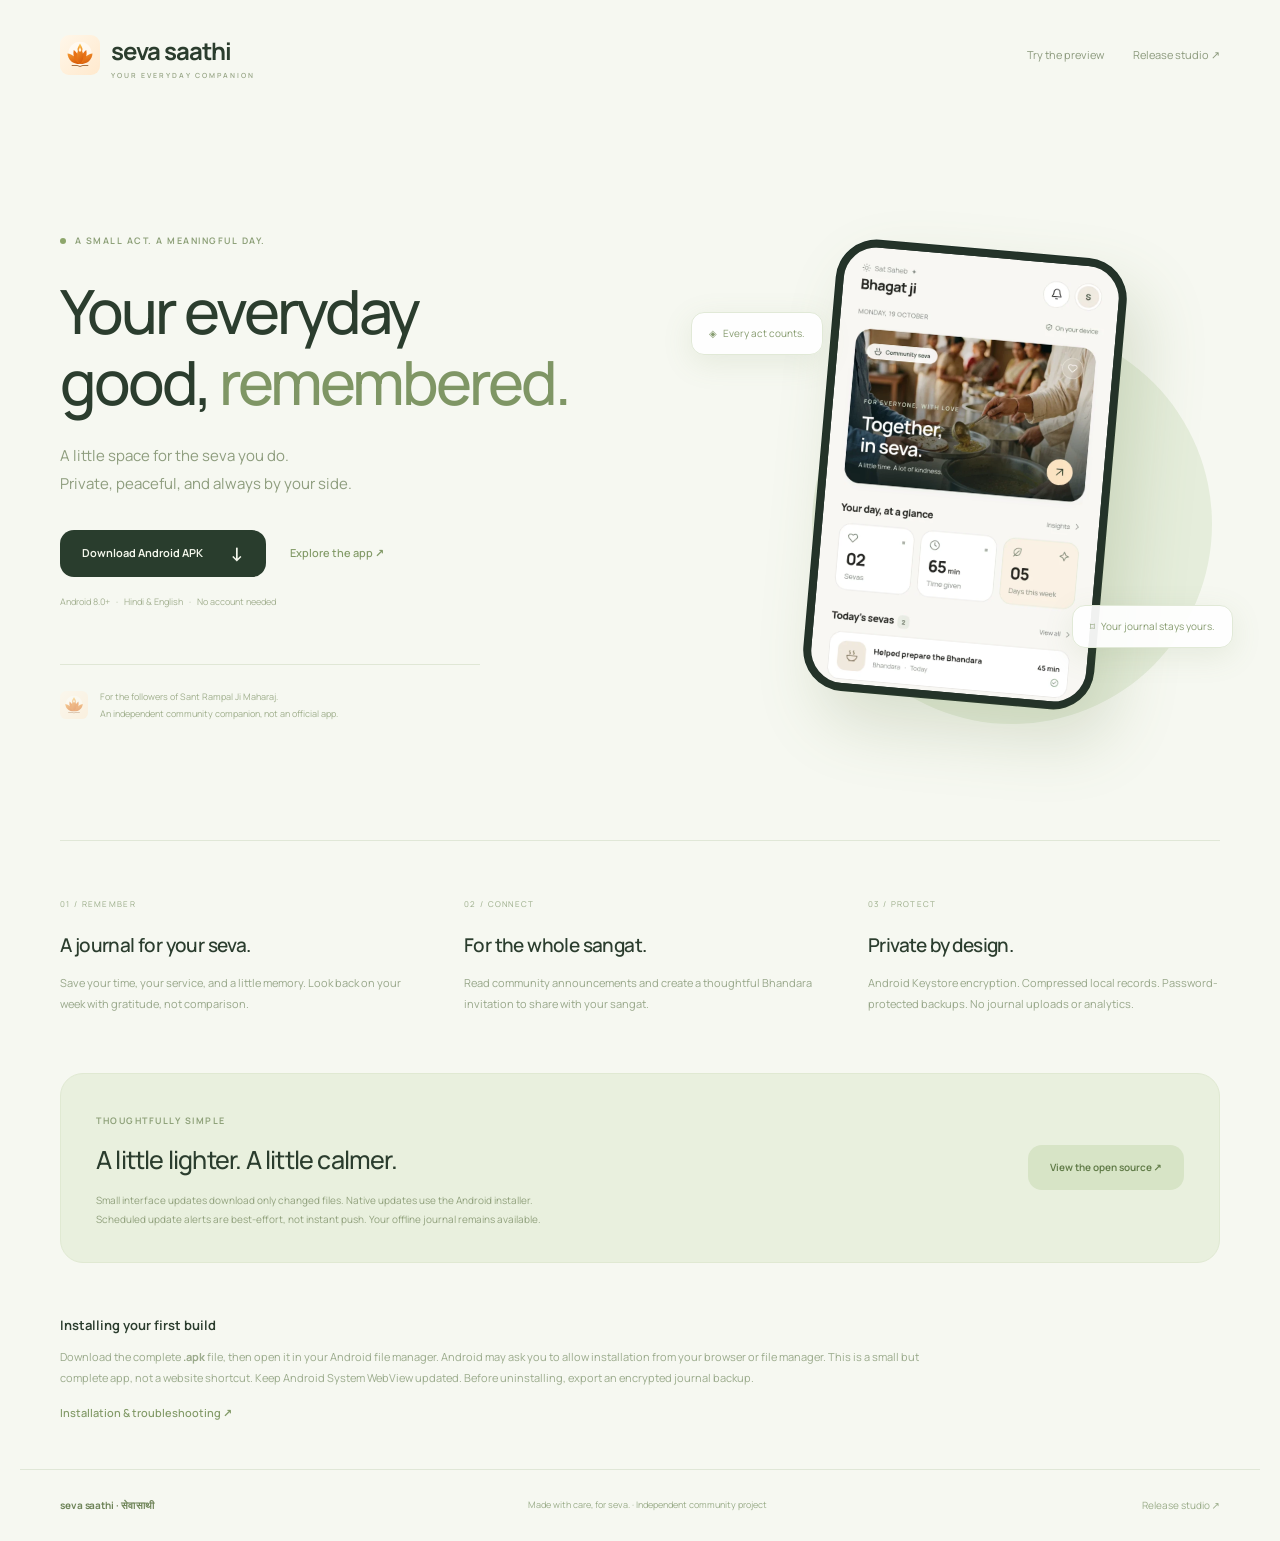
<file: docs/index.html>
<!doctype html><html lang="en"><head><meta charset="utf-8"><meta name="viewport" content="width=device-width,initial-scale=1"><meta name="description" content="A private, offline-first seva journal for the followers of Sant Rampal Ji Maharaj. An independent community app."><meta name="theme-color" content="#edf1e6"><title>Seva Saathi · Your everyday good, remembered.</title><link rel="icon" href="assets/logo.svg"><link rel="stylesheet" href="assets/site.css"></head><body><header><a class="logo" href="./"><img src="assets/logo.svg" alt=""><span>seva saathi<small>YOUR EVERYDAY COMPANION</small></span></a><nav><a href="app/">Try the preview</a><a href="admin/">Release studio ↗</a></nav></header><main><section class="hero"><div class="hero-copy"><span class="eyebrow"><i></i> A SMALL ACT. A MEANINGFUL DAY.</span><h1>Your everyday<br>good, <em>remembered.</em></h1><p>A little space for the seva you do.<br>Private, peaceful, and always by your side.</p><div class="actions"><a class="button" href="https://github.com/glitchyapi/seva-saathi-pro/releases/latest/download/Seva-Saathi.apk">Download Android APK <span>↓</span></a><a class="text-link" href="app/">Explore the app ↗</a></div><div class="requirements">Android 8.0+ &nbsp; · &nbsp; Hindi & English &nbsp; · &nbsp; No account needed</div><div class="hero-note"><img src="assets/logo.svg" alt=""><p>For the followers of Sant Rampal Ji Maharaj.<br>An independent community companion, not an official app.</p></div></div><div class="phone-area"><div class="orbit"></div><div class="small-bubble top">◈ &nbsp; Every act counts.</div><div class="phone"><img src="assets/app-preview.webp" alt="Seva Saathi interface preview with clearly labelled sample seva entries"></div><div class="small-bubble bottom">⌑ &nbsp; Your journal stays yours.</div></div></section><section class="features"><article><span class="number">01 / REMEMBER</span><h2>A journal for your seva.</h2><p>Save your time, your service, and a little memory. Look back on your week with gratitude, not comparison.</p></article><article><span class="number">02 / CONNECT</span><h2>For the whole sangat.</h2><p>Read community announcements and create a thoughtful Bhandara invitation to share with your sangat.</p></article><article><span class="number">03 / PROTECT</span><h2>Private by design.</h2><p>Android Keystore encryption. Compressed local records. Password-protected backups. No journal uploads or analytics.</p></article></section><section class="soft-banner"><div><span class="eyebrow">THOUGHTFULLY SIMPLE</span><h2>A little lighter. A little calmer.</h2><p>Small interface updates download only changed files. Native updates use the Android installer.<br>Scheduled update alerts are best-effort, not instant push. Your offline journal remains available.</p></div><a class="button secondary" href="https://github.com/glitchyapi/seva-saathi-pro" target="_blank" rel="noopener noreferrer">View the open source ↗</a></section><section class="install-note"><h3>Installing your first build</h3><p>Download the complete <b>.apk</b> file, then open it in your Android file manager. Android may ask you to allow installation from your browser or file manager. This is a small but complete app, not a website shortcut. Keep Android System WebView updated. Before uninstalling, export an encrypted journal backup.</p><a class="text-link" href="https://github.com/glitchyapi/seva-saathi-pro/blob/main/INSTALL.md">Installation & troubleshooting ↗</a></section></main><footer><span>seva saathi · सेवा साथी</span><p>Made with care, for seva. · Independent community project</p><a href="admin/">Release studio ↗</a></footer></body></html>
</file>
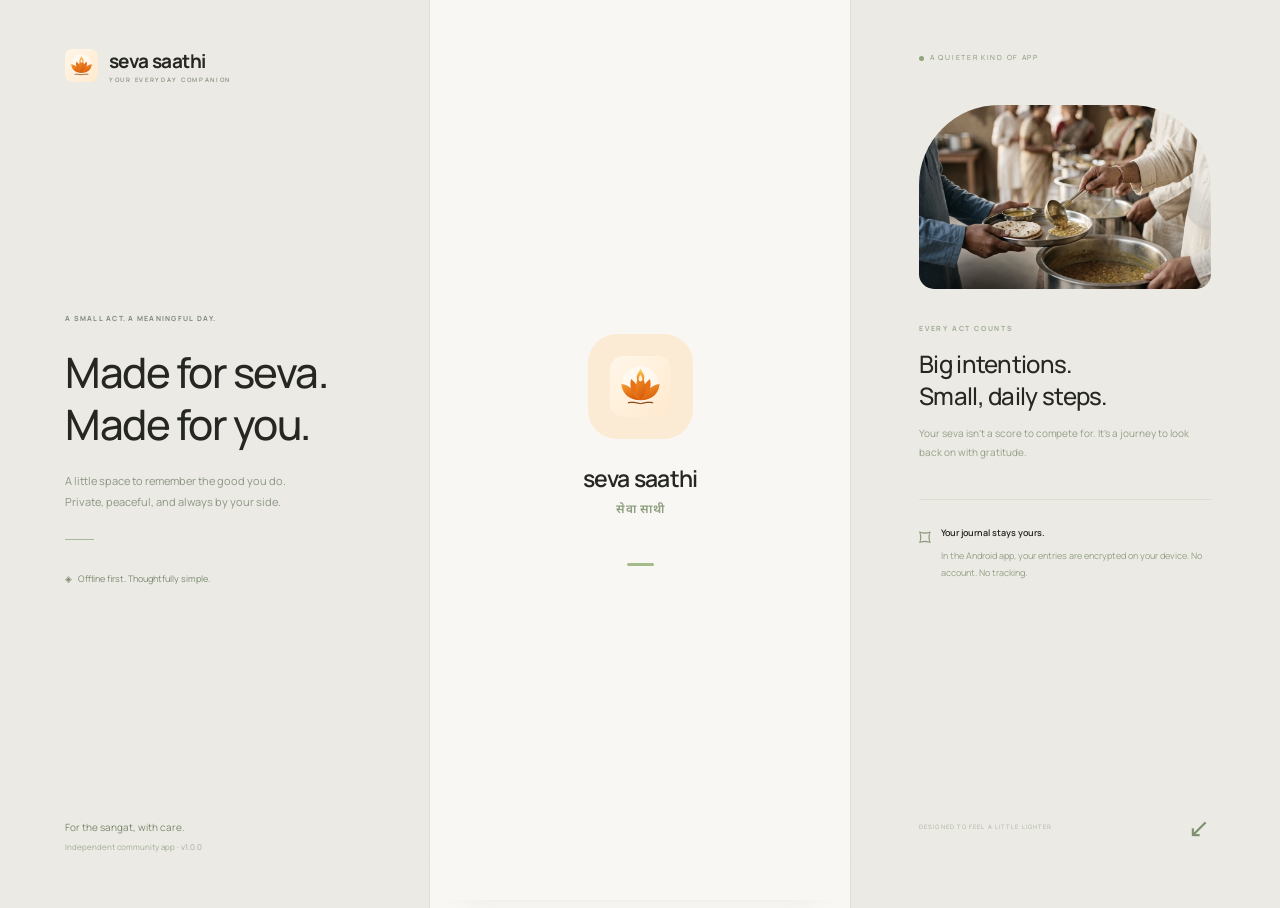
<file: web/index.html>
<!doctype html>
<html lang="en">
<head>
<meta charset="utf-8">
<meta name="viewport" content="width=device-width,initial-scale=1,maximum-scale=5,viewport-fit=cover">
<meta name="theme-color" content="#f8f9f6">
<meta name="description" content="Seva Saathi — a private, offline-first daily seva journal and Bhandara companion.">
<meta http-equiv="Content-Security-Policy" content="default-src 'none'; script-src 'self'; style-src 'self'; img-src 'self' data: blob:; font-src 'self'; connect-src 'none'; media-src 'none'; frame-src 'none'; object-src 'none'; base-uri 'none'; form-action 'none'">
<title>Seva Saathi · Your everyday companion</title>
<link rel="icon" href="assets/logo.svg" type="image/svg+xml">
<link rel="stylesheet" href="app.css">
<script src="i18n.js" defer></script>
<script src="app.js" defer></script>
</head>
<body>
<div id="splash" class="splash" aria-hidden="true"><div class="splash-mark"><img src="assets/logo.svg" alt=""></div><strong>seva saathi<span>सेवा साथी</span></strong><div class="splash-line"></div></div>
<div class="desktop-brand"><a href="#today" class="wordmark"><img src="assets/logo.svg" alt="">seva saathi<span>YOUR EVERYDAY COMPANION</span></a><div class="desktop-intro"><span class="eyebrow">A SMALL ACT. A MEANINGFUL DAY.</span><h1>Made for seva.<br>Made for you.</h1><p>A little space to remember the good you do. Private, peaceful, and always by your side.</p><div class="brand-rule"></div><span class="native-feature">◈ &nbsp; Offline first. Thoughtfully simple.</span></div><div class="desktop-bottom">For the sangat, with care.<span>Independent community app · v1.0.0</span></div></div>
<div class="app-shell">
<div id="preview-banner" class="preview-banner" hidden><span>Interactive preview · sample entries</span><button id="clear-preview" type="button">Start fresh <span aria-hidden="true">↗</span></button></div>
<header id="app-header"></header>
<main id="main" tabindex="-1"></main>
<nav id="navigation" class="bottom-nav" aria-label="Main navigation"></nav>
<div id="toast" class="toast" role="status" aria-live="polite"></div>
</div>
<aside class="desktop-aside"><div class="aside-top"><span class="tiny-dot"></span> A QUIETER KIND OF APP</div><img class="aside-photo" src="assets/bhandara.webp" alt="Illustrative community kitchen scene"><div class="aside-note"><span class="eyebrow">EVERY ACT COUNTS</span><h2>Big intentions.<br>Small, daily steps.</h2><p>Your seva isn't a score to compete for. It's a journey to look back on with gratitude.</p></div><div class="aside-privacy"><span class="privacy-symbol">⌑</span><div><strong>Your journal stays yours.</strong><p>In the Android app, your entries are encrypted on your device. No account. No tracking.</p></div></div><div class="aside-legend">DESIGNED TO FEEL A LITTLE LIGHTER <span>↙</span></div></aside>
<dialog id="sheet" class="sheet"><div class="sheet-handle" aria-hidden="true"></div><div id="sheet-content"></div></dialog>
<input type="file" id="restore-file" accept=".seva,application/json" hidden>
</body>
</html>
</file>
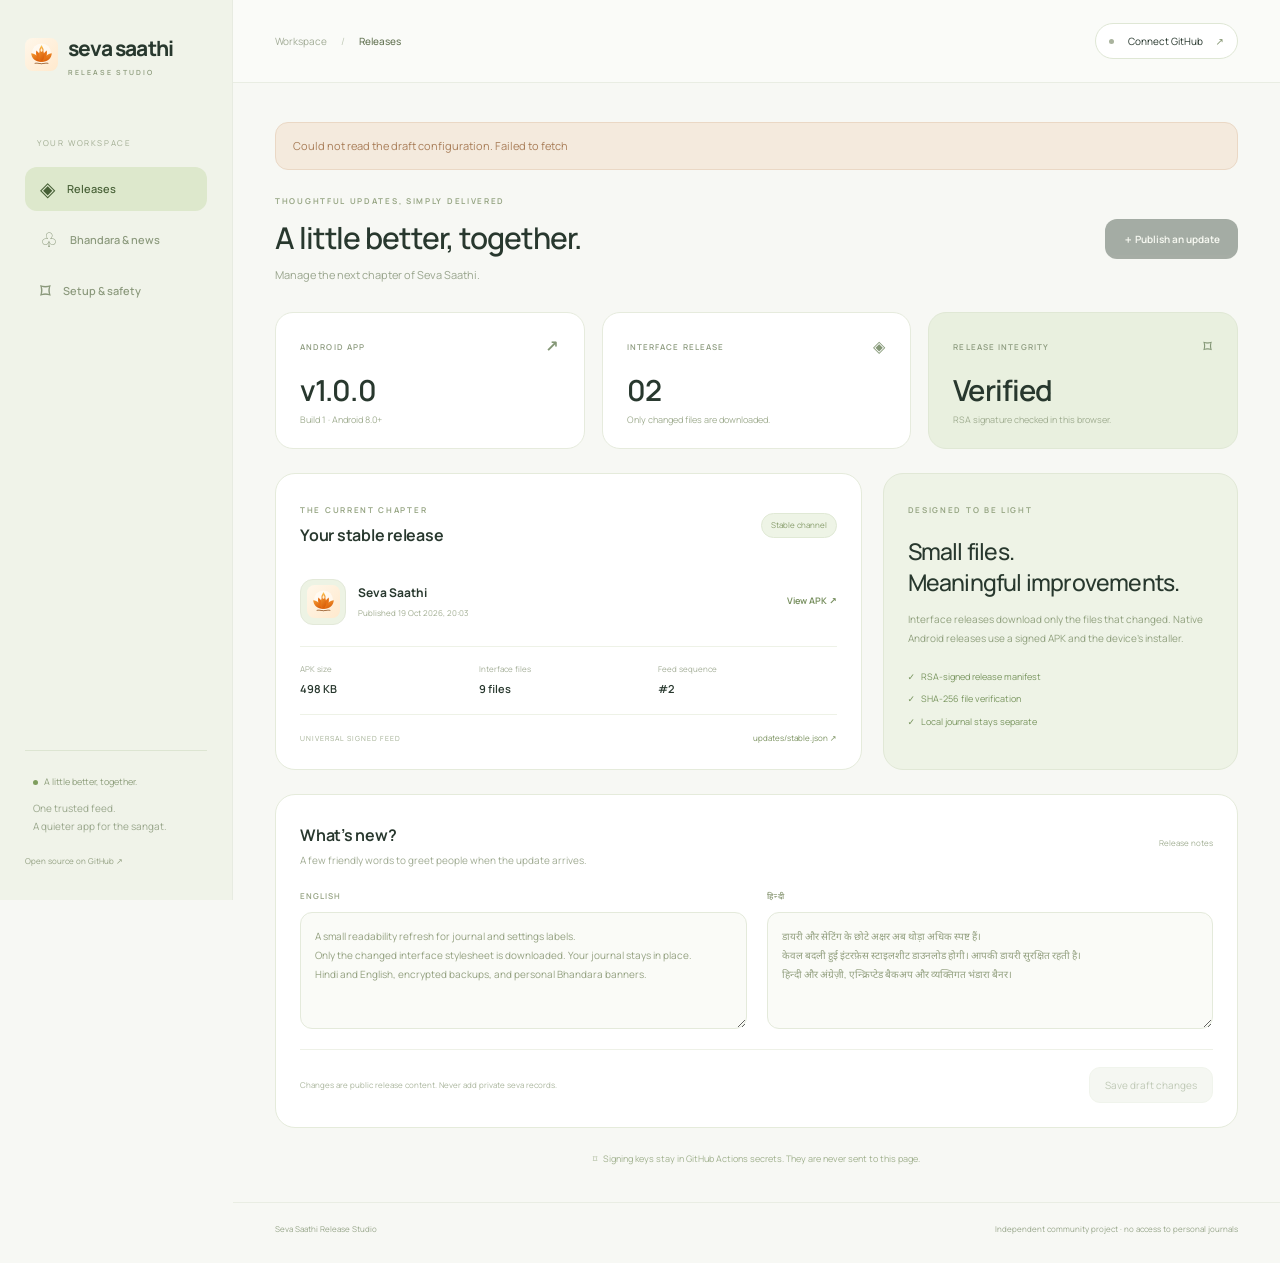
<file: docs/admin/index.html>
<!doctype html><html lang="en"><head><meta charset="utf-8"><meta name="viewport" content="width=device-width,initial-scale=1"><meta name="theme-color" content="#f4f6ef"><meta http-equiv="Content-Security-Policy" content="default-src 'none'; script-src 'self'; style-src 'self'; font-src 'self'; img-src 'self' data:; connect-src 'self' https://api.github.com https://raw.githubusercontent.com; object-src 'none'; frame-src 'none'; base-uri 'none'; form-action 'none'"><title>Seva Saathi · Release studio</title><link rel="icon" href="../assets/logo.svg"><link rel="stylesheet" href="admin.css"><script src="admin.js" defer></script></head><body><aside class="sidebar"><a class="brand" href="../"><img src="../assets/logo.svg" alt=""><span>seva saathi<small>RELEASE STUDIO</small></span></a><div class="sidebar-section">YOUR WORKSPACE</div><button class="side-link active" data-tab="releases"><span>◈</span> Releases</button><button class="side-link" data-tab="announcements"><span>♧</span> Bhandara & news</button><button class="side-link" data-tab="setup"><span>⌑</span> Setup & safety</button><div class="sidebar-note"><span class="little-dot"></span> A little better, together.<p>One trusted feed.<br>A quieter app for the sangat.</p></div><a class="side-foot" href="https://github.com/glitchyapi/seva-saathi-pro" target="_blank" rel="noopener noreferrer">Open source on GitHub ↗</a></aside><div class="workspace"><header><div class="breadcrumb">Workspace <span>/</span> <b id="breadcrumb-title">Releases</b></div><button id="connect" class="connect"><span class="little-dot gray"></span><span id="connection-label">Connect GitHub</span><span>↗</span></button></header><main><div id="message" role="status" hidden></div><section id="tab-releases" class="tab"><div class="heading"><div><div class="eyebrow">THOUGHTFUL UPDATES, SIMPLY DELIVERED</div><h1>A little better, together.</h1><p>Manage the next chapter of Seva Saathi.</p></div><button class="primary publish-button" disabled>＋ Publish an update</button></div><div class="summary-grid"><article class="summary"><span class="summary-label">ANDROID APP <span>↗</span></span><h2 id="native-version">—</h2><p id="native-code">Loading release…</p></article><article class="summary"><span class="summary-label">INTERFACE RELEASE <span>◈</span></span><h2 id="interface-version">—</h2><p>Only changed files are downloaded.</p></article><article class="summary green"><span class="summary-label">RELEASE INTEGRITY <span>⌑</span></span><h2 id="verified-status">Checking…</h2><p id="verified-detail">Verifying the public release signature.</p></article></div><div class="two-column"><section class="panel"><div class="panel-heading"><div><span class="eyebrow">THE CURRENT CHAPTER</span><h2>Your stable release</h2></div><span class="badge">Stable channel</span></div><div class="release-row"><div class="release-logo"><img src="../assets/logo.svg" alt=""></div><div><h3>Seva Saathi</h3><p id="published-time">No verified release loaded yet</p></div><a class="small-link" href="https://github.com/glitchyapi/seva-saathi-pro/releases/latest" target="_blank" rel="noopener noreferrer">View APK ↗</a></div><div class="release-facts"><div><span>APK size</span><strong id="apk-size">—</strong></div><div><span>Interface files</span><strong id="file-count">—</strong></div><div><span>Feed sequence</span><strong id="feed-sequence">—</strong></div></div><div class="feed-row"><span>UNIVERSAL SIGNED FEED</span><a href="../updates/stable.json" target="_blank" rel="noopener noreferrer">updates/stable.json ↗</a></div></section><section class="panel subtle"><span class="eyebrow">DESIGNED TO BE LIGHT</span><h2>Small files.<br>Meaningful improvements.</h2><p>Interface releases download only the files that changed. Native Android releases use a signed APK and the device’s installer.</p><div class="mini-check">✓ &nbsp; RSA-signed release manifest</div><div class="mini-check">✓ &nbsp; SHA-256 file verification</div><div class="mini-check">✓ &nbsp; Local journal stays separate</div></section></div><section class="panel notes-panel"><div class="panel-heading"><div><h2>What’s new?</h2><p>A few friendly words to greet people when the update arrives.</p></div><span id="draft-status" class="muted-label">Release notes</span></div><div class="notes-grid"><label>ENGLISH<textarea id="notes-en" placeholder="One release note per line" maxlength="10000"></textarea></label><label>हिन्दी<textarea id="notes-hi" placeholder="हर पंक्ति में एक नई सुविधा" maxlength="10000"></textarea></label></div><div class="panel-footer"><span>Changes are public release content. Never add private seva records.</span><button class="secondary" id="save-drafts" disabled>Save draft changes</button></div></section><div class="bottom-note">⌑ &nbsp; Signing keys stay in GitHub Actions secrets. They are never sent to this page.</div></section><section id="tab-announcements" class="tab" hidden><div class="heading"><div><div class="eyebrow">FOR THE WHOLE SANGAT</div><h1>Good things, shared.</h1><p>Prepare Bhandara announcements, then publish a signed interface release.</p></div><button class="primary" id="add-event">＋ New announcement</button></div><div class="notice">These are drafts. Saving changes does not publish them to the app. Use “Publish an update” to include your announcements in the signed feed.</div><div id="event-list"></div><section class="panel compact"><div><h3>Ready for the sangat?</h3><p>Confirm all dates, times, and venues with the organiser before publishing.</p></div><button class="primary publish-button" disabled>Publish an update ↗</button></section></section><section id="tab-setup" class="tab" hidden><div class="heading"><div><div class="eyebrow">SIMPLE, NOT SHORTCUTS</div><h1>A little peace of mind.</h1><p>How your release studio works—and what it deliberately doesn’t do.</p></div></div><div class="panel setup-grid"><article><span class="setup-number">01</span><h2>Connect safely.</h2><p>Create a <b>fine-grained GitHub token</b> for <b>glitchyapi/seva-saathi-pro only</b>. Give it Contents: read/write and Actions: read/write. Choose a short expiry.</p><p>The token stays in this tab’s memory. Refreshing or disconnecting removes it. Never reuse a broad token posted in a chat.</p><a class="small-link" href="https://github.com/settings/personal-access-tokens/new" target="_blank" rel="noopener noreferrer">Create a scoped token ↗</a></article><article><span class="setup-number">02</span><h2>Publish from your code.</h2><p>Commit interface changes to <code>web/</code>, or Android changes to <code>app/</code>. This studio starts the release workflow from the latest <code>main</code> branch.</p><p>The workflow signs the manifest, uploads changed public files to OnlyFiles with a GitHub fallback, and updates one stable URL. Native releases also build and sign a real APK.</p><a class="small-link" href="https://github.com/glitchyapi/seva-saathi-pro/actions/workflows/release.yml" target="_blank" rel="noopener noreferrer">View release workflow ↗</a></article><article><span class="setup-number">03</span><h2>Know the boundaries.</h2><p>Background alerts use Android’s best-effort six-hour checks, not instant push. Opening the app checks again. A push provider can be added in a later native release.</p><p>Android needs user confirmation for APK installs. There is no silent installation, on-device rebuilding, or access to users’ private journals.</p></article><article><span class="setup-number">04</span><h2>Keep your keys.</h2><p>Back up your Android signing keystore and update-signing private key securely. Future updates must use these same keys.</p><p>Required repository secrets: <code>APK_KEYSTORE_B64</code>, <code>APK_STORE_PASSWORD</code>, and <code>UPDATE_PRIVATE_KEY</code>. Never place them in repository files or this page.</p></article></div><div class="notice">OnlyFiles is used for verified public release files, with a GitHub fallback. Its upload API returns a landing page: the Android downloader resolves a fresh binary link without executing the page, then verifies the SHA-256. Only app files are uploaded—never journals or signing keys.</div></section></main><footer>Seva Saathi Release Studio <span>Independent community project · no access to personal journals</span></footer></div><dialog id="modal"><div id="modal-content"></div></dialog></body></html>
</file>
<file: docs/assets/site.css>
@font-face{font-family:Manrope;src:url('manrope.woff2') format('woff2');font-weight:200 800;font-display:swap}*{box-sizing:border-box}body{margin:0;background:#f6f8f1;color:#2b3d2e;font:14px/1.7 Manrope,system-ui,sans-serif}a{color:inherit;text-decoration:none}img{display:block;max-width:100%}header{max-width:1240px;margin:auto;padding:31px 40px;display:flex;align-items:center;justify-content:space-between}.logo{display:flex;gap:11px;align-items:center;font-size:24px;font-weight:700;letter-spacing:-1px}.logo img{width:40px}.logo small{display:block;font-size:7px;letter-spacing:2px;font-weight:600;color:#99a788;line-height:1}nav{display:flex;gap:29px;font-size:11px;color:#8c9a7d}main{max-width:1240px;margin:auto;padding:0 40px}.hero{display:grid;grid-template-columns:1.2fr 1fr;gap:40px;align-items:center;min-height:730px}.eyebrow{font-size:9px;font-weight:650;letter-spacing:1.5px;color:#8c9f77}.eyebrow i{display:inline-block;width:6px;height:6px;background:#8da66b;border-radius:50%;margin-right:5px}h1{font-size:61px;line-height:1.17;letter-spacing:-3px;font-weight:500;margin:24px 0}h1 em{font-style:normal;color:#7f9665}.hero-copy>p{color:#8e9d7e;line-height:1.9;font-size:15px;margin:0 0 31px}.actions{display:flex;align-items:center;gap:24px}.button{background:#293d2d;color:#f5f8ed;border-radius:14px;padding:14px 22px;font-size:11px;font-weight:650;display:inline-flex;align-items:center;gap:27px}.button span{font-size:19px;line-height:1}.text-link{font-size:11px;color:#829a67;font-weight:550}.requirements{font-size:9px;color:#a3b091;margin-top:17px}.hero-note{margin-top:55px;border-top:1px solid #e0e7d6;padding-top:23px;display:flex;align-items:center;gap:12px;max-width:420px}.hero-note img{width:28px;opacity:.5}.hero-note p{font-size:9px;color:#a0af8d;margin:0;line-height:1.9}.phone-area{position:relative;display:flex;align-items:center;justify-content:center;padding:35px 0}.phone{position:relative;border-radius:40px;background:#192820;box-shadow:20px 30px 65px #667f4936,0 0 0 1px #1d2d26;border:7px solid #243329;width:290px;transform:rotate(5deg);overflow:hidden}.phone img{width:100%}.orbit{width:400px;height:400px;border-radius:50%;background:#e5eddb;position:absolute;top:110px;right:8px}.small-bubble{position:absolute;padding:12px 17px;background:#ffffffed;border:1px solid #e1e9d7;border-radius:13px;z-index:2;font-size:10px;color:#879c70;box-shadow:0 8px 30px #788c5620}.small-bubble.top{top:98px;left:-20px}.small-bubble.bottom{bottom:87px;right:-13px}.features{display:grid;grid-template-columns:1fr 1fr 1fr;gap:52px;border-top:1px solid #e0e7d7;padding:49px 0 58px}.number{font-size:8px;color:#9aac88;letter-spacing:1.3px}.features h2{font-size:19px;letter-spacing:-.6px;font-weight:550;margin:15px 0 12px}.features p{color:#98a78a;font-size:11px;line-height:1.9;margin:0}.soft-banner{display:flex;justify-content:space-between;align-items:center;gap:25px;background:#e9f0de;border:1px solid #e0e9d2;border-radius:23px;padding:33px 35px;margin-bottom:36px}.soft-banner h2{font-size:25px;font-weight:500;letter-spacing:-.8px;margin:9px 0}.soft-banner p{font-size:10px;line-height:1.9;color:#91a17d;margin:0}.button.secondary{background:#d7e4c6;color:#627c49;font-size:10px;white-space:nowrap}.install-note{padding:15px 0 45px;max-width:860px}.install-note h3{font-size:13px;font-weight:650;margin:0 0 10px}.install-note p{font-size:11px;color:#9aaa8b;line-height:1.9}footer{max-width:1240px;margin:auto;border-top:1px solid #e0e7d7;padding:27px 40px;display:flex;justify-content:space-between;align-items:center;font-size:10px;color:#9aac89}footer>span{font-weight:700;letter-spacing:-.1px;color:#6e8458}footer p{margin:0;font-size:9px}a:focus-visible{outline:2px solid #829c64;outline-offset:5px}@media(max-width:1000px){h1{font-size:49px}.hero{gap:25px;min-height:680px}.phone{width:260px}.orbit{width:310px;height:310px}.small-bubble.top{left:-25px}.small-bubble.bottom{right:-15px;font-size:9px}.actions{gap:15px}.button{padding:12px 16px;font-size:10px}.text-link{font-size:10px}.features{gap:29px}.features h2{font-size:16px}}@media(max-width:760px){header{padding:25px}.logo{font-size:21px}.logo img{width:33px}nav{gap:12px;font-size:9px}nav a:first-child{display:none}main{padding:0 25px}.hero{grid-template-columns:1fr;padding:36px 0 15px;gap:15px}.hero-copy{max-width:530px;margin:auto;width:100%}h1{font-size:46px;margin:19px 0 24px;letter-spacing:-2px}.hero-copy>p{font-size:13px}.eyebrow{font-size:8px}.actions{gap:20px}.button{font-size:10px;padding:13px 18px}.requirements{font-size:8px}.hero-note{margin-top:29px}.phone-area{max-width:440px;width:100%;margin:auto;padding:40px 0}.phone{width:266px}.orbit{right:20px;width:340px;height:340px}.small-bubble.top{left:0;top:80px}.small-bubble.bottom{right:0;bottom:75px}.features{grid-template-columns:1fr;gap:27px;padding:34px 0}.features h2{font-size:21px;margin:8px 0}.features p{font-size:12px}.soft-banner{display:block;padding:25px}.soft-banner h2{font-size:22px}.soft-banner .button{margin-top:20px}.soft-banner p{font-size:11px}.soft-banner p br{display:none}footer{padding:25px;flex-wrap:wrap;gap:17px}footer p{order:3;width:100%}.install-note p{font-size:12px}}@media(prefers-reduced-motion:reduce){*{scroll-behavior:auto}}
</file>
<file: web/app.css>
@font-face{font-family:Manrope;src:url('assets/manrope.woff2') format('woff2');font-style:normal;font-weight:200 800;font-display:swap}@font-face{font-family:Noto;src:url('assets/devanagari.woff2') format('woff2');font-style:normal;font-weight:100 900;font-display:swap}
:root{--bg:#f8f7f4;--paper:#fff;--ink:#262622;--muted:#838b87;--line:#eae9e3;--mint:#fbe3c2;--sage:#efeee8;--green:#8a5320;--orange:#f0e6d8;--radius:22px;--font:Manrope,Noto,system-ui,-apple-system,sans-serif}*{box-sizing:border-box}html{min-height:100%;background:#ebeae4}body{margin:0;color:var(--ink);font:14px/1.5 var(--font);-webkit-tap-highlight-color:transparent;overflow-x:hidden}button,input,select,textarea{font:inherit;color:inherit}button,a{touch-action:manipulation}button{cursor:pointer;border:0;background:none}button:disabled{cursor:wait;opacity:.55}a{color:inherit;text-decoration:none}button:focus-visible,a:focus-visible,input:focus-visible,select:focus-visible,textarea:focus-visible{outline:2px solid #4b8265;outline-offset:3px}button:active{transform:scale(.98)}svg.icon{width:20px;height:20px;fill:none;stroke:currentColor;stroke-width:1.65;stroke-linecap:round;stroke-linejoin:round;flex-shrink:0}img{max-width:100%;display:block}[hidden]{display:none!important}.eyebrow{font-size:9px;letter-spacing:1.8px;font-weight:700;color:#7c8780}.app-shell{background:var(--bg);min-height:100vh;min-height:100dvh;position:relative;margin:0 auto;max-width:460px;padding-bottom:104px}.preview-banner{height:29px;background:#e7eddd;padding:6px 19px;font-size:8px;letter-spacing:.1px;display:flex;align-items:center;justify-content:space-between;color:#667054}.preview-banner button{font-size:8px;text-decoration:underline;padding:2px 0}.app-header{padding:25px 25px 17px;display:flex;align-items:center;justify-content:space-between}.greeting-label{display:flex;align-items:center;gap:5px;color:#858e88;font-size:10px;margin-bottom:3px}.greeting-label .icon{width:13px;height:13px}.greeting-title{font-size:20px;font-weight:750;letter-spacing:-.65px;line-height:1.25}.header-tools{display:flex;gap:8px;align-items:center}.circle-btn{width:38px;height:38px;border-radius:50%;border:1px solid var(--line);display:inline-flex;align-items:center;justify-content:center;background:white;position:relative}.circle-btn .icon{width:17px;height:17px}.notify-dot{width:5px;height:5px;border-radius:50%;background:#78a884;position:absolute;top:8px;right:9px;border:1px solid white}.avatar{background:#efe9df;border:3px solid white;color:#49564a;font-weight:750;font-size:12px;box-shadow:0 0 0 1px var(--line);width:37px;height:37px;border-radius:50%;display:flex;align-items:center;justify-content:center}.page{padding:0 25px;animation:pageIn .26s ease both}.page-kicker{display:flex;align-items:center;justify-content:space-between;margin:3px 0 17px}.date-label{font-size:9px;color:#777f79;letter-spacing:.5px}.offline-label{font-size:9px;color:#677861;display:flex;align-items:center;gap:4px}.offline-label .icon{width:11px;height:11px}.hero{height:220px;border-radius:var(--radius);position:relative;overflow:hidden;background:#666c55;isolation:isolate;box-shadow:0 4px 12px #28312508}.hero>img{width:100%;height:100%;object-fit:cover;object-position:50% 44%;transition:transform 1s}.hero:hover>img{transform:scale(1.025)}.hero:after{content:'';position:absolute;inset:0;background:linear-gradient(180deg,#0e191821 0%,#121f2020 30%,#142221d9 100%);z-index:-1}.hero>img{position:absolute;inset:0;z-index:-2}.hero-top{position:absolute;top:16px;left:17px;right:17px;display:flex;justify-content:space-between;align-items:center}.glass-label{color:white;background:#ffffffe6;border-radius:14px;padding:5px 10px;font-size:8px;font-weight:600;color:#334136;display:flex;gap:5px;align-items:center}.glass-label .icon{width:12px;height:12px}.hero-heart{width:30px;height:30px;color:white;border:1px solid #ffffff69;border-radius:50%;display:flex;align-items:center;justify-content:center;background:#ffffff1f;backdrop-filter:blur(6px)}.hero-heart .icon{width:14px;height:14px}.hero-heart.saved{color:var(--mint)}.hero-heart.saved .icon{fill:var(--mint)}.hero-bottom{position:absolute;bottom:19px;left:19px;right:19px;display:flex;align-items:flex-end;justify-content:space-between;color:white}.hero h1{font-size:27px;line-height:1.15;letter-spacing:-.95px;font-weight:650;margin:7px 0 7px}.hero .hero-overline{font-size:8px;letter-spacing:1.5px;color:#dae7d6;font-weight:600}.hero p{margin:0;font-size:9px;color:#e5e9df}.hero-arrow{border-radius:50%;background:var(--mint);width:37px;height:37px;display:flex;align-items:center;justify-content:center;color:#263729;flex-shrink:0;margin-bottom:3px}.hero-arrow .icon{width:17px;height:17px}.section-title{display:flex;align-items:center;justify-content:space-between;margin:25px 0 12px;gap:8px}.section-title h2{font-size:14px;letter-spacing:-.3px;margin:0;font-weight:750}.section-title button,.text-link{display:inline-flex;align-items:center;gap:4px;font-size:9px;color:#737c76;padding:4px 0}.section-title .icon{width:12px;height:12px}.stat-grid{display:grid;grid-template-columns:1fr 1fr 1fr;gap:9px}.stat-card{background:white;border:1px solid var(--line);border-radius:17px;padding:12px 12px 11px;position:relative}.stat-top{display:flex;align-items:center;justify-content:space-between;margin-bottom:10px}.stat-card .icon{width:15px;height:15px;color:#74806f}.stat-card .tiny-dot{width:4px;height:4px;background:#aab3a4}.stat-value{font-size:23px;font-weight:750;letter-spacing:-1px;line-height:1.1}.stat-value small{font-size:10px;letter-spacing:0;margin-left:3px;font-weight:600}.stat-name{color:#828980;font-size:9px;margin-top:5px}.stat-card.highlight{background:#faf1e4;border-color:#e5ecd9}.section-title .count{font-size:9px;padding:3px 6px;border-radius:6px;background:#e8ede3;color:#6a7562;margin-left:5px}.journal-list{display:flex;flex-direction:column;gap:9px}.entry-card{background:#fff;border:1px solid var(--line);border-radius:17px;display:flex;align-items:center;padding:12px;gap:11px;width:100%;text-align:left;position:relative}.entry-icon{width:40px;height:42px;border-radius:12px;background:#f0e9dd;display:flex;align-items:center;justify-content:center;color:#91836c;flex-shrink:0}.entry-icon .icon{width:19px;height:19px}.entry-icon.cleanliness{background:#e7ede0;color:#718166}.entry-icon.literature{background:#e5eced;color:#6b8586}.entry-icon.community{background:#eee7ee;color:#8c7690}.entry-icon.other{background:#eae9e5;color:#848074}.entry-main{min-width:0;flex:1}.entry-title{font-size:11px;font-weight:700;white-space:nowrap;overflow:hidden;text-overflow:ellipsis;margin-bottom:4px}.entry-meta{font-size:8px;color:#8c938a;display:flex;gap:6px;align-items:center}.entry-end{text-align:right;white-space:nowrap}.entry-duration{font-size:10px;font-weight:650}.entry-check{margin-top:5px;display:flex;justify-content:flex-end;color:#71916f}.entry-check .icon{width:12px;height:12px}.add-seva{width:100%;display:flex;align-items:center;justify-content:center;gap:7px;border:1px dashed #cbd5c4;border-radius:14px;padding:11px;margin-top:10px;color:#627456;background:#faf5ec;font-size:10px;font-weight:650}.add-seva .icon{width:14px;height:14px}.gentle-note{display:flex;gap:9px;align-items:center;justify-content:center;padding:18px 0 0;font-size:8px;color:#989f94}.gentle-note .icon{width:12px;height:12px}.bottom-nav{position:fixed;z-index:10;bottom:max(17px,env(safe-area-inset-bottom));left:50%;transform:translateX(-50%);width:min(calc(100% - 38px),410px);height:61px;border-radius:34px;background:#272722;box-shadow:0 7px 24px #1d30212b;display:flex;align-items:center;justify-content:space-evenly;padding:5px 6px}.nav-button{border-radius:26px;height:45px;min-width:52px;color:#acb6ae;padding:0 12px;display:flex;align-items:center;justify-content:center;gap:6px;transition:background .2s}.nav-button .icon{width:18px;height:18px}.nav-button span{display:none;font-size:10px;font-weight:700}.nav-button.active{background:#fbf3e6;color:#2e3b30;min-width:90px}.nav-button.active span{display:inline}.subheading{font-size:10px;color:#879081;margin:6px 0 18px}.page-heading{font-size:28px;font-weight:650;letter-spacing:-1px;line-height:1.25;margin:8px 0}.top-title-row{display:flex;align-items:center;justify-content:space-between}.page-label{font-size:9px;letter-spacing:1.5px;color:#848e80;margin:10px 0}.primary{background:#2b2b26;color:white;border-radius:14px;min-height:45px;font-size:12px;font-weight:650;display:inline-flex;align-items:center;justify-content:center;gap:8px;padding:13px 19px}.primary.mint{background:var(--mint);color:#2e4434}.primary .icon{width:16px;height:16px}.primary.full{width:100%}.secondary{background:#edf1e8;color:#4d644b;border:1px solid #e2e9dc;border-radius:13px;min-height:42px;font-size:11px;display:inline-flex;align-items:center;justify-content:center;gap:8px;padding:10px 15px}.secondary .icon{width:15px;height:15px}.chip-row{display:flex;gap:6px;overflow:auto;scrollbar-width:none;padding:2px 0 8px;margin:14px 0 8px}.chip-row::-webkit-scrollbar{display:none}.chip{white-space:nowrap;font-size:9px;border-radius:18px;background:#f0f2ed;border:1px solid #e6e9e2;padding:8px 13px;color:#92998c}.chip.active{background:#2b2b26;border-color:#2b2b26;color:#fff}.search{position:relative;margin:18px 0 10px}.search .icon{position:absolute;left:14px;top:14px;width:15px;height:15px;color:#90998c}.search input{width:100%;height:43px;border:1px solid var(--line);border-radius:14px;padding:0 14px 0 37px;background:white;outline-offset:1px;font-size:10px}.month-label{display:flex;align-items:center;justify-content:space-between;font-size:10px;font-weight:650;margin:18px 0 12px}.month-label span{font-size:9px;color:#99a191;font-weight:500}.week-card{border:1px solid var(--line);background:white;border-radius:20px;margin-top:20px;padding:17px}.week-top{display:flex;align-items:center;justify-content:space-between}.week-top strong{font-size:11px}.week-top span{font-size:9px;color:#919987}.bar-chart{height:116px;display:flex;align-items:flex-end;gap:12px;margin-top:16px}.bar-column{display:flex;flex-direction:column;align-items:center;gap:9px;flex:1;font-size:8px;color:#909985}.bar-stack{height:85px;width:100%;display:flex;align-items:flex-end;border-radius:7px;background:linear-gradient(#f9fbf600,#f3f6f0)}.bar-fill{width:100%;min-height:3px;max-height:85px;height:var(--height);background:#d8e6c6;border-radius:6px}.bar-column:last-child .bar-fill{background:#4c6750}.goal-track{height:5px;border-radius:8px;background:#edf1e6;overflow:hidden;margin-top:13px}.goal-track div{height:100%;background:#83a16b;border-radius:8px;width:var(--progress)}.goal-caption{display:flex;justify-content:space-between;font-size:9px;color:#9ba391;margin-top:7px}.empty-state{background:white;border:1px solid var(--line);text-align:center;border-radius:20px;padding:27px 22px}.empty-icon{width:50px;height:50px;background:#eef4e5;border-radius:50%;display:flex;align-items:center;justify-content:center;margin:0 auto 13px;color:#788a69}.empty-state h3{font-size:13px;margin:0 0 6px}.empty-state p{font-size:10px;color:#8b9581;max-width:240px;margin:0 auto 17px;line-height:1.8}.community-hero{height:240px;margin-top:15px}.community-hero h1{font-size:29px}.info-strip{padding:13px 15px;background:#ecf2e6;border:1px solid #e4ebdc;border-radius:14px;font-size:9px;color:#798970;display:flex;align-items:start;gap:9px;margin:14px 0}.info-strip .icon{width:15px;height:15px;flex-shrink:0;margin-top:1px}.banner-card{padding:19px;border-radius:20px;background:#e8ede2;border:1px solid #dfe6d7;display:flex;align-items:center;gap:17px;position:relative;overflow:hidden}.banner-card .mini-poster{width:64px;height:87px;background:#fdfef8;border-radius:6px;transform:rotate(-8deg);padding:10px;box-shadow:4px 5px 0 #c1cdb84a;display:flex;align-items:center;justify-content:center;flex-direction:column;flex-shrink:0}.mini-poster img{width:24px;margin-bottom:6px}.mini-poster span{font-size:8px;font-weight:800;text-align:center;color:#758363}.mini-poster i{display:block;width:28px;border-top:1px solid #d3d9ca;margin-top:6px}.banner-copy h3{font-size:13px;margin:0 0 5px}.banner-copy p{font-size:9px;color:#849078;margin:0 0 10px;line-height:1.7}.banner-copy button{font-size:9px;font-weight:700;display:flex;align-items:center;gap:6px;padding:0}.banner-copy .icon{width:13px;height:13px}.event-card{background:white;border:1px solid var(--line);border-radius:18px;padding:15px;display:flex;gap:13px;align-items:center;margin-bottom:9px}.event-date{width:43px;min-height:50px;flex-shrink:0;background:#f0f3e8;border-radius:11px;text-align:center;padding:8px 0;display:flex;flex-direction:column;font-size:9px;color:#8a957c}.event-date strong{font-size:19px;line-height:1.25;color:#516746}.event-info{flex:1;min-width:0}.event-info h3{font-size:11px;margin:0 0 5px}.event-info p{font-size:8px;margin:0;color:#899281}.sample-label{font-size:7px;background:#f3ecd9;color:#96875b;padding:2px 5px;border-radius:4px;margin-right:4px}.profile-card{background:#eaf0e0;border-radius:22px;padding:23px;margin-top:15px;display:flex;align-items:center;gap:15px}.profile-logo{width:57px;height:57px;background:#f8fbee;border:1px solid #d8e1cb;border-radius:18px;display:flex;align-items:center;justify-content:center}.profile-logo img{width:37px}.profile-card h2{font-size:18px;letter-spacing:-.5px;margin:0 0 4px}.profile-card p{font-size:9px;color:#8a967b;margin:0}.profile-card .icon{width:15px;height:15px;margin-left:auto;color:#7e8d6d}.settings-group{background:white;border:1px solid var(--line);border-radius:20px;overflow:hidden;margin-top:11px}.settings-row{display:flex;align-items:center;gap:12px;padding:15px;width:100%;text-align:left;min-height:65px}.settings-row+.settings-row{border-top:1px solid #f0f2ec}.settings-row>.icon{width:18px;height:18px;color:#839278}.settings-copy{flex:1}.settings-copy strong{display:block;font-size:11px;font-weight:650}.settings-copy small{display:block;font-size:8px;color:#9aa18f;margin-top:4px;line-height:1.6}.settings-row>.chevron{width:13px;color:#a5ad9c}.settings-value{font-size:9px;color:#89967b}.toggle{height:22px;width:38px;background:#d7ddcf;border-radius:14px;position:relative;display:block;flex-shrink:0}.toggle:after{content:'';position:absolute;left:3px;top:3px;width:16px;height:16px;border-radius:50%;background:#fff;box-shadow:0 1px 3px #0001;transition:transform .2s}.toggle.on{background:#59754c}.toggle.on:after{transform:translateX(16px)}.privacy-card{border:1px solid #dbe6d0;background:#eef4e6;border-radius:18px;padding:17px;margin-top:22px}.privacy-title{display:flex;align-items:center;gap:7px;font-size:10px;font-weight:700;color:#647f54}.privacy-title .icon{width:15px;height:15px}.privacy-card p{font-size:9px;color:#8d9c7d;line-height:1.8;margin:8px 0 0}.app-about{text-align:center;margin:25px 0 4px}.app-about img{width:26px;margin:0 auto 7px;opacity:.65}.app-about strong{font-size:10px;letter-spacing:.5px;color:#8a977d}.app-about p{font-size:8px;color:#a0a795;margin:5px auto;max-width:290px}.update-visual{width:91px;height:91px;background:#e6f1d7;border:1px solid #dce8ce;border-radius:28px;display:flex;align-items:center;justify-content:center;margin:24px auto 17px;position:relative}.update-visual>.icon{width:33px;height:33px;color:#5b7847}.update-dot{position:absolute;bottom:-5px;right:-5px;width:28px;height:28px;border-radius:50%;border:4px solid var(--bg);background:#688557;color:white;display:flex;align-items:center;justify-content:center}.update-dot .icon{width:13px;height:13px}.update-center{text-align:center}.update-center h1{font-size:22px;font-weight:650;letter-spacing:-.5px;margin:0 0 7px}.update-center p{font-size:10px;color:#8d9983;margin:0 0 23px}.version-summary{background:white;border:1px solid var(--line);border-radius:18px;padding:15px 18px;margin:18px 0}.version-line{display:flex;justify-content:space-between;align-items:center;font-size:10px;padding:9px 0;gap:15px}.version-line+.version-line{border-top:1px solid #eef1e9}.version-line span{color:#8c9781}.version-line strong{font-weight:650;text-align:right}.release-notes{margin:15px 0 21px;padding:17px;border-radius:16px;background:#eef2e8}.release-notes h3{font-size:11px;margin:0 0 10px}.release-notes ul{padding:0 0 0 16px;margin:0;color:#8b9780;font-size:10px}.release-notes li{margin:7px 0}.inline-error{font-size:11px;color:#b16854;padding:12px;background:#f7ebe5;border-radius:12px;margin:10px 0}.sheet{border:0;border-radius:27px 27px 0 0;padding:10px 24px 26px;margin:auto auto 0;width:min(100%,460px);max-height:91vh;max-height:91dvh;overflow:auto;color:var(--ink);background:var(--bg);box-shadow:0 -4px 60px #1420191a}.sheet::backdrop{background:#14201db0;backdrop-filter:blur(3px)}.sheet[open]{animation:sheetUp .28s ease both}.sheet-handle{width:32px;height:4px;background:#d9e0d1;border-radius:9px;margin:0 auto 20px}.sheet-head{display:flex;align-items:center;justify-content:space-between;margin-bottom:6px}.sheet-head h2{font-size:20px;font-weight:650;margin:0;letter-spacing:-.5px}.sheet-head button{width:30px;height:30px;background:#eaf0e2;border-radius:50%;display:flex;align-items:center;justify-content:center}.sheet-head .icon{width:14px;height:14px}.sheet-desc{font-size:10px;color:#8a9780;line-height:1.8;margin:0 0 21px}.field{display:block;margin:15px 0}.field>span{display:block;font-size:10px;color:#6d7b63;font-weight:650;margin-bottom:7px}.field input,.field select,.field textarea{width:100%;border:1px solid #e0e6d9;background:white;border-radius:12px;padding:12px;font-size:12px;min-height:44px;outline-offset:1px;resize:vertical}.field input::placeholder,.field textarea::placeholder{color:#b1b9a7;font-size:11px}.field textarea{min-height:82px}.field-grid{display:grid;grid-template-columns:1fr 1fr;gap:13px}.field-grid .field{margin:0}.form-footer{margin-top:22px}.delete-button{display:block;width:100%;color:#b2806d;font-size:10px;padding:14px;margin-top:4px}.form-note{font-size:9px;color:#a0ab94;display:flex;align-items:center;justify-content:center;gap:5px;margin-top:13px;line-height:1.8;text-align:center}.form-note .icon{width:12px;height:12px}.field-help{font-size:9px;color:#8b977f;line-height:1.7;margin-top:7px}.language-options{display:flex;gap:12px;margin:20px 0}.language-option{border:1px solid #dce5d0;background:white;border-radius:17px;padding:20px;flex:1;text-align:left}.language-option strong{font-size:22px;font-weight:600;display:block;margin-bottom:10px}.language-option span{font-size:10px;color:#819172}.language-option.selected{background:#e7f0da;border:1px solid #abc392}.toast{position:fixed;left:50%;bottom:94px;transform:translate(-50%,10px);width:max-content;max-width:calc(100% - 48px);z-index:100;background:#334537;color:white;border-radius:15px;box-shadow:0 4px 20px #0002;padding:12px 19px;font-size:11px;opacity:0;pointer-events:none;transition:all .2s}.toast.show{opacity:1;transform:translate(-50%,0)}.detail-note{font-size:11px;background:white;border-radius:14px;border:1px solid var(--line);padding:15px;line-height:1.9;white-space:pre-wrap;overflow-wrap:anywhere}.poster-preview{width:100%;aspect-ratio:4 / 5;border-radius:13px;background:#ecf1e5;margin:16px 0;object-fit:contain}.small-caption{font-size:8px;color:#a0aa94;line-height:1.7;text-align:center}.back-button{display:inline-flex;align-items:center;gap:5px;font-size:10px;padding:3px 0;color:#829174;margin-bottom:6px}.back-button .icon{width:14px;height:14px}.notice-box{border-radius:15px;background:#f4eddd;color:#95845f;padding:14px;font-size:10px;line-height:1.8;margin:15px 0}.notification-card{background:white;border:1px solid var(--line);padding:17px;border-radius:18px;margin:14px 0}.notification-card h3{font-size:12px;margin:0 0 7px}.notification-card p{font-size:10px;color:#87967a;margin:0 0 12px;line-height:1.8}.splash{position:fixed;inset:0;z-index:1000;background:var(--bg);display:flex;flex-direction:column;align-items:center;justify-content:center;transition:opacity .3s}.splash.off{opacity:0;pointer-events:none}.splash-mark{padding:22px;border-radius:29px;background:#fcebd4;animation:bloom .6s cubic-bezier(.2,.7,.3,1) both}.splash-mark img{width:61px;height:61px}.splash>strong{font-size:23px;font-weight:600;letter-spacing:-.75px;text-align:center;margin-top:22px}.splash>strong span{display:block;font-size:12px;letter-spacing:1px;color:#8c9c7c;margin-top:5px}.splash-line{width:27px;height:3px;background:#a5bb8a;border-radius:3px;margin-top:45px;animation:pulse 1s infinite}.desktop-brand,.desktop-aside{display:none}html[lang=hi] body{font-family:Manrope,Noto,system-ui,sans-serif}html[lang=hi] .greeting-title{font-size:20px}html[lang=hi] .hero h1{font-size:28px;line-height:1.35}html[lang=hi] .nav-button span{font-size:10px}html[lang=hi] .entry-title{font-size:12px}html[lang=hi] .section-title h2{font-size:15px}html[lang=hi] .settings-copy strong{font-size:12px}html[lang=hi] .page-heading{line-height:1.5}html[lang=hi] .sheet-head h2{line-height:1.5}
@keyframes pageIn{from{opacity:.5;transform:translateY(5px)}to{opacity:1;transform:translateY(0)}}@keyframes sheetUp{from{opacity:.5;transform:translateY(60px)}to{opacity:1;transform:translateY(0)}}@keyframes bloom{from{transform:scale(.7) rotate(-8deg);opacity:0}to{transform:scale(1) rotate(0);opacity:1}}@keyframes pulse{50%{opacity:.3}}@media(min-width:960px){body{display:grid;grid-template-columns:minmax(250px,1fr) 420px minmax(230px,1fr);max-width:1540px;margin:auto;background:#ebeae4;min-height:100vh;min-height:100dvh}.app-shell{width:420px;box-shadow:0 0 0 1px #dce1d9;min-height:100vh;min-height:100dvh}.bottom-nav{width:382px}.desktop-brand{display:flex;flex-direction:column;padding:47px 40px;max-height:100vh;max-height:100dvh;position:sticky;top:0}.wordmark{display:grid;grid-template-columns:35px 1fr;column-gap:9px;align-items:center;font-size:19px;letter-spacing:-.6px;font-weight:700}.wordmark img{grid-row:span 2;width:33px}.wordmark>span{font-size:6px;letter-spacing:1.7px;font-weight:600;color:#87927e}.desktop-intro{margin:auto 0;max-width:270px;padding:42px 0 55px}.desktop-intro .eyebrow{font-size:7px;letter-spacing:1.25px}.desktop-intro h1{font-weight:500;font-size:36px;letter-spacing:-1.5px;line-height:1.25;margin:20px 0}.desktop-intro p{font-size:11px;line-height:1.9;color:#8c9784;max-width:225px}.brand-rule{width:29px;height:1px;background:#aab69e;margin:26px 0}.native-feature{font-size:9px;color:#7e8c73}.desktop-bottom{font-size:10px;color:#7b8a6e}.desktop-bottom>span{display:block;font-size:8px;color:#a2ad98;margin-top:6px}.desktop-aside{display:flex;flex-direction:column;max-height:100vh;max-height:100dvh;position:sticky;top:0;padding:53px 37px;max-width:390px;justify-self:center}.aside-top{font-size:7px;letter-spacing:1.7px;color:#849378;display:flex;align-items:center;gap:6px}.tiny-dot{display:inline-block;height:5px;width:5px;background:#8ea57b;border-radius:50%}.aside-photo{width:100%;height:165px;object-fit:cover;border-radius:80px 80px 15px 15px;margin-top:41px;filter:saturate(.6)}.aside-note{margin-top:26px}.aside-note .eyebrow{font-size:7px;color:#a0ac95}.aside-note h2{font-size:24px;font-weight:500;letter-spacing:-.7px;line-height:1.35;margin:12px 0}.aside-note p{font-size:10px;line-height:1.9;color:#94a087}.aside-privacy{display:flex;gap:10px;border-top:1px solid #d9e1d1;padding-top:20px;margin-top:27px}.privacy-symbol{font-size:23px;color:#8b9a7c}.aside-privacy strong{font-size:9px;font-weight:600}.aside-privacy p{font-size:9px;color:#94a187;line-height:1.9;margin:6px 0}.aside-legend{margin-top:auto;padding-top:20px;font-size:6px;letter-spacing:1.1px;color:#a8b19f;display:flex;justify-content:space-between;align-items:center}.aside-legend>span{font-size:26px;color:#7d9070}.sheet{margin:auto;border-radius:25px;max-height:89vh;max-height:89dvh}.splash{left:calc(50% - 210px);right:calc(50% - 210px)}}@media(min-width:1250px){.desktop-brand{padding-left:65px}.desktop-intro h1{font-size:42px}.desktop-aside{padding-left:49px;padding-right:49px}.aside-photo{height:184px}}@media(max-width:350px){.app-header{padding:22px 18px 16px}.page{padding:0 18px}.greeting-title{font-size:19px}.hero{height:205px}.stat-card{padding:11px 9px}.stat-value{font-size:21px}.bottom-nav{width:calc(100% - 28px)}.nav-button{padding:0 10px;min-width:42px}.nav-button.active{min-width:77px}.hero h1{font-size:25px}.sheet{padding:10px 18px 24px}}@media(prefers-reduced-motion:reduce){*,*:before,*:after{animation:none!important;transition:none!important;scroll-behavior:auto!important}}@media print{.bottom-nav,.desktop-brand,.desktop-aside,.preview-banner{display:none}body{display:block}.app-shell{max-width:100%;padding:0}}

.entry-title{display:block}.profile-card{width:100%;text-align:left}.sheet{padding-bottom:max(26px,env(safe-area-inset-bottom))}

@supports not (inset:0){.hero:after,.hero>img,.splash{top:0;right:0;bottom:0;left:0}}
.no-flex-gap .header-tools>*+*{margin-left:8px}.no-flex-gap .greeting-label .icon{margin-right:5px}.no-flex-gap .greeting-label>span{margin-left:5px}.no-flex-gap .offline-label .icon,.no-flex-gap .glass-label .icon{margin-right:5px}.no-flex-gap .entry-main{margin-left:11px}.no-flex-gap .entry-end{margin-left:10px}.no-flex-gap .nav-button.active .icon{margin-right:6px}.no-flex-gap .primary .icon,.no-flex-gap .secondary .icon,.no-flex-gap .add-seva .icon,.no-flex-gap .form-note .icon,.no-flex-gap .gentle-note .icon{margin-right:7px}.no-flex-gap .settings-copy{margin-left:12px}.no-flex-gap .chip-row>*+*{margin-left:6px}.no-flex-gap .bar-column+.bar-column{margin-left:12px}.no-flex-gap .event-info{margin-left:13px}.no-flex-gap .mini-poster{margin-right:17px}.no-flex-gap .profile-logo{margin-right:15px}.no-flex-gap .info-strip .icon{margin-right:9px}.no-flex-gap .entry-meta>span{margin:0 6px}.no-flex-gap .section-title button .icon{margin-left:4px}
/* Interface release 2: slightly more readable small labels without changing layout. */
.stat-name{font-size:10px}.entry-meta{font-size:9px}.settings-copy small{font-size:9px}
</file>
<file: docs/admin/admin.css>
@font-face{font-family:Manrope;src:url('../assets/manrope.woff2') format('woff2');font-weight:200 800;font-display:swap}@font-face{font-family:Noto;src:url('../assets/devanagari.woff2') format('woff2');font-weight:100 900;font-display:swap}*{box-sizing:border-box}body{margin:0;background:#f7f8f4;color:#28382e;font:13px/1.6 Manrope,Noto,system-ui,sans-serif;display:flex}button,input,textarea,select{font:inherit;color:inherit}button{cursor:pointer;border:0;background:transparent}button:disabled{opacity:.4;cursor:not-allowed}button:focus-visible,a:focus-visible,input:focus-visible,textarea:focus-visible,select:focus-visible{outline:2px solid #718f51;outline-offset:3px}a{color:inherit;text-decoration:none}img{max-width:100%}[hidden]{display:none!important}.sidebar{position:fixed;inset:0 auto 0 0;width:233px;border-right:1px solid #e7ebe1;background:#f0f3e9;padding:32px 25px;display:flex;flex-direction:column}.brand{display:flex;align-items:center;gap:10px;font-size:21px;font-weight:750;letter-spacing:-.8px}.brand img{width:33px}.brand small{display:block;font-size:7px;letter-spacing:2px;color:#8c9b7b;font-weight:600;line-height:1.4;margin-top:2px}.sidebar-section{font-size:8px;letter-spacing:1.6px;color:#a0ac91;margin:60px 12px 17px}.side-link{display:flex;align-items:center;gap:12px;border-radius:12px;text-align:left;padding:12px 15px;margin-bottom:7px;font-size:11px;color:#8a987b;font-weight:550}.side-link>span{font-size:20px;line-height:1}.side-link.active{background:#dde8cc;color:#465f35}.sidebar-note{margin-top:auto;border-top:1px solid #dde5d2;padding:24px 8px 0;font-size:9px;color:#8e9e7c}.sidebar-note p{font-size:10px;line-height:1.8;color:#9aa78c;margin:10px 0 20px}.little-dot{display:inline-block;width:5px;height:5px;background:#7e9d5d;border-radius:50%;margin-right:4px}.little-dot.gray{background:#a9b39d}.side-foot{font-size:8px;color:#93a082}.workspace{margin-left:233px;width:calc(100% - 233px)}header{height:83px;padding:0 42px;display:flex;align-items:center;justify-content:space-between;border-bottom:1px solid #e9ede3;background:#fafbf8}.breadcrumb{font-size:10px;color:#a1ab96}.breadcrumb span{margin:0 12px;color:#c2cbb9}.breadcrumb b{font-weight:500;color:#647454}.connect{display:flex;align-items:center;gap:10px;font-size:10px;background:white;border:1px solid #dfe7d5;padding:9px 13px;border-radius:20px}.connect>span:last-child{margin-left:3px;color:#859671}main{padding:39px 42px 20px;max-width:1400px;margin:auto}.heading{display:flex;align-items:center;justify-content:space-between;gap:20px;margin-bottom:29px}.eyebrow{font-size:8px;letter-spacing:1.7px;color:#95a482;font-weight:650}h1{font-size:30px;font-weight:550;letter-spacing:-1.1px;line-height:1.2;margin:12px 0 10px}.heading p{font-size:11px;color:#99a58d;margin:0}.primary{background:#2b3d2e;color:#f5f8ed;border-radius:12px;padding:12px 18px;font-size:10px;font-weight:650;white-space:nowrap}.secondary{background:#e7eddf;border:1px solid #dce5d0;color:#637b4d;border-radius:11px;padding:9px 15px;font-size:10px}.summary-grid{display:grid;grid-template-columns:repeat(3,1fr);gap:17px;margin-bottom:24px}.summary{background:#fff;border:1px solid #e6ebdd;border-radius:18px;padding:21px 24px}.summary-label{display:flex;align-items:center;justify-content:space-between;font-size:8px;color:#8d9b7f;letter-spacing:1.1px;font-weight:600}.summary-label span{font-size:16px;color:#849776}.summary h2{font-size:29px;font-weight:600;letter-spacing:-.9px;margin:16px 0 8px;line-height:1}.summary p{margin:0;font-size:9px;color:#a0ad91}.summary.green{background:#e9f0df;border-color:#e0e8d5}.two-column{display:grid;grid-template-columns:1.65fr 1fr;gap:21px}.panel{border:1px solid #e5ebdb;border-radius:20px;background:white;padding:24px;margin-bottom:24px}.panel-heading{display:flex;align-items:center;justify-content:space-between;gap:20px}.panel h2{font-size:16px;font-weight:650;letter-spacing:-.25px;margin:4px 0}.panel-heading p{font-size:10px;color:#a0ab93;margin:4px 0 0}.badge{display:inline-flex;background:#eef4e6;color:#879d6b;font-size:8px;border:1px solid #e0e9d5;border-radius:15px;padding:5px 9px;white-space:nowrap}.release-row{display:flex;align-items:center;gap:12px;padding:26px 0 21px}.release-logo{background:#edf3e4;border:1px solid #e3e9d9;border-radius:13px;width:46px;height:46px;display:flex;align-items:center;justify-content:center}.release-logo img{width:33px}.release-row h3{font-size:12px;margin:0 0 5px}.release-row p{font-size:8px;color:#a0ac90;margin:0}.small-link{font-size:9px;color:#768e5d;font-weight:650}.release-row .small-link{margin-left:auto}.release-facts{border-top:1px solid #eef2e7;border-bottom:1px solid #eef2e7;padding:16px 0;display:grid;grid-template-columns:1fr 1fr 1fr}.release-facts>div{display:flex;flex-direction:column;gap:5px}.release-facts span{font-size:8px;color:#a5af99}.release-facts strong{font-size:11px;font-weight:600}.feed-row{margin-top:17px;display:flex;align-items:center;justify-content:space-between;gap:10px}.feed-row span{font-size:7px;letter-spacing:1px;color:#a1ae92}.feed-row a{font-size:8px;color:#7b9260}.panel.subtle{background:#eef3e6;border-color:#e1e8d6}.subtle h2{font-size:23px;line-height:1.35;font-weight:500;letter-spacing:-.8px;margin:17px 0 12px}.subtle p{font-size:10px;color:#91a17f;line-height:1.9;margin-bottom:22px}.mini-check{font-size:9px;color:#79955f;margin:8px 0}.notes-grid{display:grid;grid-template-columns:1fr 1fr;gap:20px;margin-top:22px}.notes-grid label{font-size:8px;color:#94a181;letter-spacing:1px;font-weight:600}.notes-grid textarea{display:block;width:100%;height:117px;border:1px solid #e4eadb;background:#fafbf7;border-radius:12px;padding:14px;margin-top:9px;resize:vertical;font-size:10px;letter-spacing:0;line-height:1.9;font-weight:400;outline-offset:1px}.panel-footer{display:flex;align-items:center;justify-content:space-between;gap:20px;border-top:1px solid #eef1e7;padding-top:17px;margin-top:20px}.panel-footer>span{font-size:8px;color:#abb69e}.muted-label{font-size:8px;color:#a2af94}.bottom-note{font-size:9px;text-align:center;color:#a1b18f;margin:22px 0 15px}footer{padding:20px 42px 28px;max-width:1400px;margin:auto;display:flex;justify-content:space-between;gap:20px;font-size:8px;color:#98a68b;border-top:1px solid #e9ede3}.notice{background:#eff2e7;border:1px solid #e0e6d5;padding:15px 18px;border-radius:13px;font-size:10px;line-height:1.9;color:#8b9a77;margin:0 0 22px}.compact{display:flex;align-items:center;justify-content:space-between;gap:20px}.compact h3{font-size:13px;margin:0 0 5px}.compact p{font-size:10px;margin:0;color:#9caa8c}.event{display:flex;gap:18px;align-items:center;background:white;border:1px solid #e3eadb;border-radius:16px;margin:14px 0;padding:18px}.event-date{background:#eef4e5;border-radius:13px;min-width:52px;text-align:center;padding:7px;color:#799063;font-size:10px}.event-date strong{display:block;font-size:21px;font-weight:600}.event-main{flex:1}.event h3{font-size:12px;margin:0 0 5px}.event p{font-size:10px;margin:0;color:#9da991}.event button{font-size:9px;color:#8a9b76;padding:9px}.empty{text-align:center;padding:65px 35px;margin:15px 0 24px;border:1px dashed #dce6cf;border-radius:20px}.empty img{width:49px;opacity:.65}.empty h2{font-size:17px;font-weight:600;margin:14px 0 8px}.empty p{color:#9ba98b;font-size:10px;margin:0}.setup-grid{display:grid;grid-template-columns:1fr 1fr;gap:35px;padding:33px}.setup-number{font-size:10px;color:#a8b899;background:#edf3e5;padding:6px 9px;border-radius:8px}.setup-grid h2{margin:17px 0 10px;font-weight:550;font-size:20px}.setup-grid p{font-size:11px;color:#95a386;line-height:1.9}.setup-grid code{font-size:10px;background:#f2f5ec;padding:1px 4px;overflow-wrap:anywhere}.setup-grid b{font-weight:650;color:#768d60}#message{padding:13px 17px;font-size:11px;line-height:1.8;color:#6d8756;background:#e9f1dc;border:1px solid #d6e5c3;border-radius:13px;margin:0 0 25px}#message.error{color:#a97e59;background:#f4eadd;border-color:#ead8c5}#message a{text-decoration:underline}dialog{color:#33462f;background:#fafbf6;border:1px solid #e1e9d7;border-radius:22px;width:min(540px,calc(100% - 30px));max-height:90dvh;overflow:auto;padding:28px;box-shadow:0 15px 80px #24331a1f}dialog::backdrop{background:#20311fd6;backdrop-filter:blur(4px)}.modal-head{display:flex;align-items:center;justify-content:space-between;gap:14px}.modal-head h2{font-size:22px;letter-spacing:-.6px;font-weight:550;line-height:1.4;margin:0}.modal-head button{font-size:20px;color:#9fb087;background:#eaf1df;border-radius:50%;width:29px;height:29px;display:flex;align-items:center;justify-content:center}.modal-desc{font-size:11px;color:#96a684;line-height:1.8;margin:13px 0 21px}.field{display:block;margin:17px 0;font-size:10px;color:#7d9466;font-weight:550}.field input,.field select,.field textarea{display:block;width:100%;background:white;border:1px solid #dbe6cf;border-radius:11px;min-height:42px;padding:10px 12px;margin-top:7px;font-size:12px;font-weight:400;outline-offset:1px}.field textarea{min-height:85px;resize:vertical}.field small{display:block;font-size:9px;color:#a0b18d;line-height:1.8;margin-top:7px;font-weight:400}.field-grid{display:grid;grid-template-columns:1fr 1fr;gap:15px}.modal-footer{display:flex;justify-content:end;gap:10px;margin-top:23px}.full{width:100%}@media(min-width:1600px){main{padding-top:50px}.heading h1{font-size:38px}}@media(max-width:1100px){.sidebar{width:205px;padding:27px 18px}.workspace{margin-left:205px;width:calc(100% - 205px)}header{padding:0 26px}main{padding:29px 26px}.summary{padding:18px}.two-column{grid-template-columns:1.45fr 1fr}.panel{padding:20px}.heading h1{font-size:27px}.heading{align-items:start}.heading>.primary{margin-top:28px}.panel-footer>span{max-width:250px}}@media(max-width:800px){.sidebar{width:70px;padding:25px 10px;align-items:center}.brand span,.sidebar-section,.sidebar-note,.side-foot{display:none}.brand{margin-bottom:45px}.brand img{width:36px}.side-link{font-size:0;padding:13px;gap:0}.side-link>span{font-size:23px}.workspace{margin-left:70px;width:calc(100% - 70px)}.two-column{grid-template-columns:1fr}.summary-grid{gap:10px}.summary{padding:14px}.summary h2{font-size:23px}.summary p{font-size:8px}.summary-label{font-size:6px;letter-spacing:.7px}.notes-grid{grid-template-columns:1fr;gap:13px}.setup-grid{grid-template-columns:1fr;gap:28px}.heading{display:block}.heading>.primary{margin-top:18px}.subtle{display:none}footer span{display:none}.panel-footer{align-items:start;flex-direction:column}.release-facts strong{font-size:11px}}@media(max-width:500px){header{padding:0 15px;height:70px}.breadcrumb{font-size:9px}.breadcrumb span{margin:0 6px}.connect{padding:7px 10px;font-size:8px;gap:4px}main{padding:27px 15px 10px}.heading h1{font-size:25px}.heading .eyebrow{font-size:6px;letter-spacing:1px}.summary-grid{grid-template-columns:1fr}.summary{padding:17px;position:relative}.summary h2{font-size:25px;margin:9px 0}.summary-label{font-size:8px}.summary p{font-size:9px}.panel{padding:17px}.panel h2{font-size:15px}.panel-heading{gap:9px}.panel-heading .eyebrow{font-size:6px}.release-row{gap:10px}.release-row .small-link{font-size:7px}.release-row h3{font-size:10px}.release-row p{font-size:7px}.feed-row{flex-direction:column;align-items:start}.compact{display:block}.compact button{margin-top:17px}.event{padding:13px;gap:10px}.event h3{font-size:11px}.event-date{min-width:40px}.event button{font-size:8px;padding:3px}.field-grid{grid-template-columns:1fr;gap:0}.modal-head h2{font-size:20px}dialog{padding:22px}.bottom-note{line-height:1.8;font-size:8px}}
</file>
